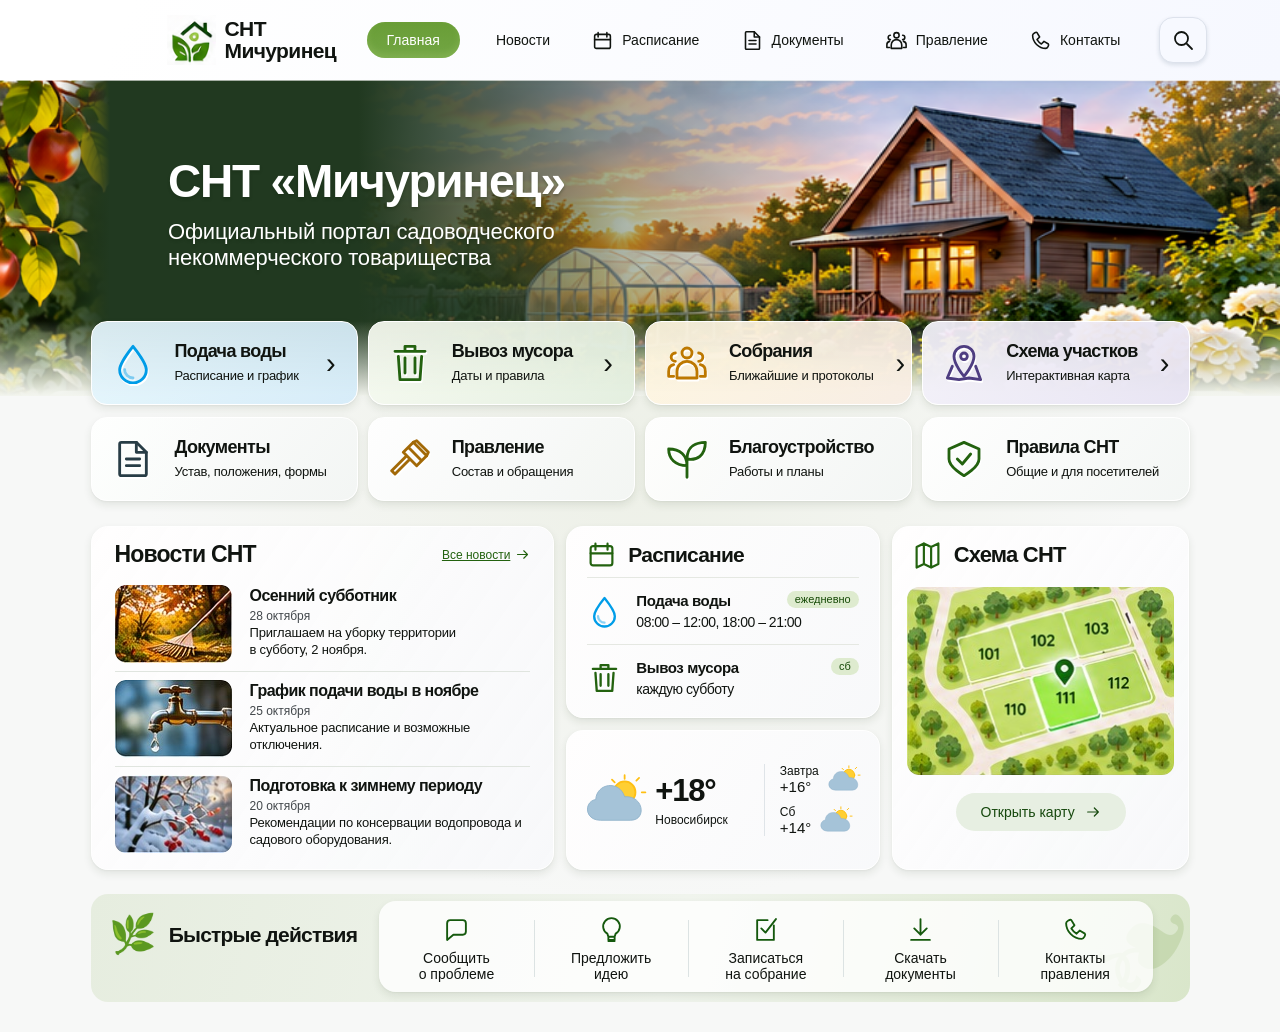
<file: index.html>
<!doctype html>
<html lang="ru">
<head>
  <meta charset="UTF-8">
  <meta name="viewport" content="width=device-width, initial-scale=1">
  <meta name="theme-color" content="#54852c">
  <meta name="description" content="СНТ «Мичуринец» — новости товарищества, расписание подачи воды, документы и схема участков.">
  <title>СНТ «Мичуринец» — официальный портал</title>
  <link rel="stylesheet" href="styles.css">
  <script src="script.js" defer></script>
</head>
<body>
  <svg class="svg-sprite" xmlns="http://www.w3.org/2000/svg" aria-hidden="true"><defs>
    <symbol id="calendar" viewBox="0 0 24 24"><rect x="3" y="5" width="18" height="16" rx="2"/><path d="M7 3v5m10-5v5M3 11h18"/></symbol>
    <symbol id="document" viewBox="0 0 24 24"><path d="M14 2H5a1 1 0 0 0-1 1v18a1 1 0 0 0 1 1h14a1 1 0 0 0 1-1V8Z"/><path d="M14 2v6h6M8 12h8M8 16h8"/></symbol>
    <symbol id="people" viewBox="0 0 24 24"><circle cx="12" cy="6" r="3"/><path d="M6 21v-4a6 6 0 0 1 12 0v4ZM5 6a2.5 2.5 0 0 0 0 5M19 6a2.5 2.5 0 0 1 0 5M4 13a4 4 0 0 0-3 4v3h3m16-7a4 4 0 0 1 3 4v3h-3"/></symbol>
    <symbol id="phone" viewBox="0 0 24 24"><path d="m8 3 3 5-3 3a16 16 0 0 0 5 5l3-3 5 3c1 1-1 5-3 5C10 21 3 14 3 6c0-2 4-4 5-3Z"/></symbol>
    <symbol id="search" viewBox="0 0 24 24"><circle cx="10.5" cy="10.5" r="6.5"/><path d="m16 16 5 5"/></symbol>
    <symbol id="water" viewBox="0 0 24 24"><path d="M12 2S4 12 4 16a8 8 0 0 0 16 0c0-4-8-14-8-14Z"/><path d="M7 16a5 5 0 0 0 5 5" opacity=".45"/></symbol>
    <symbol id="trash" viewBox="0 0 24 24"><path d="M3 5h18M9 5V2h6v3M5 8l1 14h12l1-14M9 9v9m6-9v9"/></symbol>
    <symbol id="pin" viewBox="0 0 24 24"><path d="M18 8c0 5-6 12-6 12S6 13 6 8a6 6 0 0 1 12 0Z"/><circle cx="12" cy="8" r="2"/><path d="m5 14-3 7 7 1 6-1 7 1-3-8"/></symbol>
    <symbol id="gavel" viewBox="0 0 24 24"><path d="m13 3 8 8-3 3-8-8Zm-3 3-3 3 8 8 3-3M11 13 2 22l-2-2 9-9" transform="translate(1 -1)"/><path d="m14 2 2-1 7 7-1 2"/></symbol>
    <symbol id="sprout" viewBox="0 0 24 24"><path d="M12 23V12C12 4 18 2 23 2c0 8-5 11-11 10ZM12 16C5 16 1 12 1 6c7 0 11 4 11 10Z"/></symbol>
    <symbol id="shield" viewBox="0 0 24 24"><path d="m12 2 9 4v6c0 5-9 10-9 10S3 17 3 12V6Z"/><path d="m8 12 3 3 5-6"/></symbol>
    <symbol id="map" viewBox="0 0 24 24"><path d="m3 5 6-3 6 3 6-3v17l-6 3-6-3-6 3Zm6-3v17m6-14v17"/></symbol>
    <symbol id="chat" viewBox="0 0 24 24"><path d="M21 14a3 3 0 0 1-3 3H9l-6 5V6a3 3 0 0 1 3-3h12a3 3 0 0 1 3 3Z"/></symbol>
    <symbol id="idea" viewBox="0 0 24 24"><path d="M8 16a8 8 0 1 1 8 0l-1 3H9ZM9 23h6m-6-4v3h6v-3"/></symbol>
    <symbol id="check" viewBox="0 0 24 24"><path d="M14 3H4v19h16V8M8 11l4 4L22 2"/></symbol>
    <symbol id="download" viewBox="0 0 24 24"><path d="M12 2v15m-6-6 6 6 6-6M3 22h18"/></symbol>
    <symbol id="arrow" viewBox="0 0 24 24"><path d="M4 12h16m-6-6 6 6-6 6"/></symbol>
    <symbol id="sun-cloud" viewBox="0 0 72 56"><g fill="#ffcf33" stroke="#ffbf13" stroke-width="2"><circle cx="45" cy="20" r="12"/><path d="M45 1v4m0 30v4M26 20h-4m42 0h4M31 6l3 3m23 23 3 3M31 34l3-3M58 7l3-3"/></g><path d="M18 51C0 51 0 30 13 28c1-18 26-22 32-3 21-2 25 26 7 26Z" fill="#a5c3d8" stroke="#91b3cb" stroke-width="1"/></symbol>
  </defs></svg>

  <header class="site-header">
    <div class="header-inner">
      <a class="brand" href="./" aria-label="СНТ Мичуринец — главная"><img src="assets/logo.png" alt="" width="55" height="56"><span>СНТ<br>Мичуринец</span></a>
      <button class="menu-toggle icon-button" aria-label="Открыть меню" aria-controls="main-nav" aria-expanded="false"><span></span><span></span><span></span></button>
      <nav class="main-nav" id="main-nav" aria-label="Основная навигация">
        <a class="active" href="./" aria-current="page">Главная</a>
        <a href="#news">Новости</a>
        <a href="#schedule"><svg><use href="#calendar"/></svg>Расписание</a>
        <button data-topic="documents"><svg><use href="#document"/></svg>Документы</button>
        <button data-topic="board"><svg><use href="#people"/></svg>Правление</button>
        <button data-topic="contacts"><svg><use href="#phone"/></svg>Контакты</button>
      </nav>
      <button class="search-toggle icon-button" aria-label="Поиск по сайту"><svg><use href="#search"/></svg></button>
    </div>
    <form class="search-form" role="search" hidden><label for="site-search">Поиск по странице</label><div><input type="search" id="site-search" placeholder="Например, подача воды" required><button type="submit">Найти <svg><use href="#arrow"/></svg></button></div><p class="search-result" aria-live="polite"></p></form>
  </header>

  <main>
    <section class="hero" aria-labelledby="hero-title"><div class="hero-inner"><h1 id="hero-title">СНТ «Мичуринец»</h1><p>Официальный портал садоводческого<br class="desktop-break"> некоммерческого товарищества</p></div></section>
    <div class="page-content">
      <section class="services" aria-label="Сервисы товарищества">
        <a class="service service-water" href="#schedule"><svg class="service-icon"><use href="#water"/></svg><span><strong>Подача воды</strong><small>Расписание и график</small></span><span class="chevron">›</span></a>
        <a class="service service-trash" href="#schedule"><svg class="service-icon"><use href="#trash"/></svg><span><strong>Вывоз мусора</strong><small>Даты и правила</small></span><span class="chevron">›</span></a>
        <button class="service service-meeting" data-topic="meetings"><svg class="service-icon"><use href="#people"/></svg><span><strong>Собрания</strong><small>Ближайшие и протоколы</small></span><span class="chevron">›</span></button>
        <button class="service service-map" data-topic="map"><svg class="service-icon"><use href="#pin"/></svg><span><strong>Схема участков</strong><small>Интерактивная карта</small></span><span class="chevron">›</span></button>
        <button class="service" data-topic="documents"><svg class="service-icon ink"><use href="#document"/></svg><span><strong>Документы</strong><small>Устав, положения, формы</small></span></button>
        <button class="service" data-topic="board"><svg class="service-icon amber"><use href="#gavel"/></svg><span><strong>Правление</strong><small>Состав и обращения</small></span></button>
        <button class="service" data-topic="improvement"><svg class="service-icon"><use href="#sprout"/></svg><span><strong>Благоустройство</strong><small>Работы и планы</small></span></button>
        <button class="service" data-topic="rules"><svg class="service-icon"><use href="#shield"/></svg><span><strong>Правила СНТ</strong><small>Общие и для посетителей</small></span></button>
      </section>

      <div class="dashboard">
        <section class="panel news-panel" id="news"><div class="panel-heading"><h2>Новости СНТ</h2><button class="text-link" data-topic="news">Все новости <svg><use href="#arrow"/></svg></button></div>
          <article class="news-item"><button class="news-open" data-news="autumn"><img src="assets/news-autumn.jpg" alt="Осенние листья и грабли" width="117" height="78"><span><h3>Осенний субботник</h3><time datetime="2024-10-28">28 октября</time><p>Приглашаем на уборку территории<br class="desktop-break"> в субботу, 2 ноября.</p></span></button></article>
          <article class="news-item"><button class="news-open" data-news="water"><img src="assets/news-water.jpg" alt="Садовый водопроводный кран" width="117" height="78"><span><h3>График подачи воды в ноябре</h3><time datetime="2024-10-25">25 октября</time><p>Актуальное расписание и возможные отключения.</p></span></button></article>
          <article class="news-item"><button class="news-open" data-news="winter"><img src="assets/news-winter.jpg" alt="Ветки рябины под снегом" width="117" height="76"><span><h3>Подготовка к зимнему периоду</h3><time datetime="2024-10-20">20 октября</time><p>Рекомендации по консервации водопровода и садового оборудования.</p></span></button></article>
        </section>

        <div class="middle-column">
          <section class="panel schedule-panel" id="schedule"><h2><svg><use href="#calendar"/></svg>Расписание</h2><div class="schedule-row"><svg class="blue"><use href="#water"/></svg><div><h3>Подача воды</h3><p>08:00 – 12:00, 18:00 – 21:00</p></div><span class="badge">ежедневно</span></div><div class="schedule-row"><svg><use href="#trash"/></svg><div><h3>Вывоз мусора</h3><p>каждую субботу</p></div><span class="badge">сб</span></div></section>
          <section class="panel weather" aria-label="Погода в Новосибирске, данные из макета"><div class="weather-current"><svg><use href="#sun-cloud"/></svg><div><strong>+18°</strong><span>Новосибирск</span></div></div><div class="forecast"><div><span>Завтра<strong>+16°</strong></span><svg><use href="#sun-cloud"/></svg></div><div><span>Сб<strong>+14°</strong></span><svg><use href="#sun-cloud"/></svg></div></div></section>
        </div>

        <section class="panel map-panel"><h2><svg><use href="#map"/></svg>Схема СНТ</h2><button class="map-preview" data-topic="map" aria-label="Открыть схему участков"><img src="assets/map.jpg" alt="Схема участков 101, 102, 103, 110, 111 и 112" width="266" height="188"></button><button class="map-button" data-topic="map">Открыть карту <svg><use href="#arrow"/></svg></button></section>
      </div>

      <section class="quick-actions" aria-labelledby="quick-title"><h2 id="quick-title"><span aria-hidden="true">🌿</span>Быстрые действия</h2><div class="quick-links"><button data-topic="problem"><svg><use href="#chat"/></svg><span>Сообщить<br>о проблеме</span></button><button data-topic="idea"><svg><use href="#idea"/></svg><span>Предложить<br>идею</span></button><button data-topic="signup"><svg><use href="#check"/></svg><span>Записаться<br>на собрание</span></button><button data-topic="documents"><svg><use href="#download"/></svg><span>Скачать<br>документы</span></button><button data-topic="contacts"><svg><use href="#phone"/></svg><span>Контакты<br>правления</span></button></div></section>
    </div>
  </main>
  <dialog id="detail-dialog"><div class="dialog-heading"><h2 id="dialog-title"></h2><button class="dialog-close icon-button" aria-label="Закрыть окно">×</button></div><div id="dialog-content"></div></dialog>
</body>
</html>
</file>
<file: styles.css>
:root {
  --green:#23620f;
  --ink:#101410;
  --muted:#4d5352;
  --line:#e0e5df;
  --shadow:0 4px 8px #1e371218,0 1px 2px #1e37120b;
  --radius:17px
}
* {
  box-sizing:border-box
}
html {
  scroll-behavior:smooth;
  scroll-padding-top:100px
}
body {
  margin:0;
  color:var(--ink);
  background:radial-gradient(ellipse at 50% 45%,#edf0e7 0,transparent 55%),#f7f8f7;
  font-family:Arial,Helvetica,sans-serif;
  font-size:14px
}
button,input,textarea {
  font:inherit
}
button,a {
  -webkit-tap-highlight-color:transparent
}
button {
  color:inherit;
  cursor:pointer
}
button {
  border:0
}
a {
  color:inherit;
  text-decoration:none
}
button:focus-visible,a:focus-visible,input:focus-visible,textarea:focus-visible {
  outline:3px solid #79a84b;
  outline-offset:4px
}
button,a {
  touch-action:manipulation
}
svg {
  width:24px;
  height:24px;
  fill:none;
  stroke:currentColor;
  stroke-width:1.8;
  stroke-linecap:round;
  stroke-linejoin:round;
  flex-shrink:0
}
.svg-sprite {
  position:absolute;
  width:0;
  height:0;
  overflow:hidden
}
h1,h2,h3,p {
  margin:0
}
h2 {
  font-size:23px;
  letter-spacing:-.8px;
  line-height:1.2
}
h3 {
  font-size:16px;
  letter-spacing:-.4px
}
button {
  background:none
}
.site-header {
  background:linear-gradient(115deg,#fff 10%,#f6f8ff);
  position:relative;
  z-index:5;
  box-shadow:0 1px 0 #fff9
}
.header-inner {
  max-width:1150px;
  margin:auto;
  min-height:80px;
  display:flex;
  align-items:center;
  padding:12px 21px 12px 114px;
  gap:20px
}
.brand {
  display:flex;
  align-items:center;
  gap:9px;
  min-width:180px;
  font-weight:800;
  font-size:21px;
  line-height:1.04;
  letter-spacing:-.6px
}
.brand img {
  width:49px;
  height:50px;
  object-fit:contain;
  mix-blend-mode:multiply
}
.main-nav {
  display:flex;
  align-items:center;
  justify-content:space-between;
  gap:6px;
  flex:1
}
.main-nav a,.main-nav button {
  display:flex;
  gap:9px;
  align-items:center;
  white-space:nowrap;
  font-size:14px;
  padding:10px 6px;
  border-radius:22px
}
.main-nav svg {
  width:21px;
  height:21px
}
.main-nav .active {
  padding:10px 20px;
  background:linear-gradient(#699d36,#72a644);
  box-shadow:inset 0 -4px 7px #a0c56855;
  color:#fff
}
.main-nav a:hover,.main-nav button:hover {
  background-color:#e8eedf
}
.icon-button {
  border:1px solid #dde2ec;
  border-radius:14px;
  display:grid;
  place-items:center;
  width:48px;
  height:46px;
  background:#f7f9ff;
  box-shadow:0 2px 4px #132d4920;
  flex-shrink:0
}
.search-toggle {
  margin-left:12px
}
.menu-toggle {
  display:none
}
.search-form {
  max-width:1074px;
  padding:14px 0 20px;
  margin:auto
}
.search-form[hidden] {
  display:none
}
.search-form label {
  display:block;
  margin-bottom:8px;
  font-weight:700
}
.search-form>div {
  display:flex;
  gap:10px
}
.search-form input {
  flex:1;
  min-width:0;
  padding:12px;
  border:1px solid #cbd7c7;
  border-radius:10px
}
.search-form button {
  background:var(--green);
  color:white;
  display:flex;
  align-items:center;
  gap:10px;
  padding:10px 18px;
  border-radius:10px
}
.search-result {
  margin-top:8px;
  color:var(--green)
}
.hero {
  height:316px;
  position:relative;
  overflow:hidden;
  background-color:#31482c;
  background-image:linear-gradient(90deg,#213920 0%,#213920 28%,#324b2f66 49%,transparent 68%),url('assets/garden.png');
  background-repeat:no-repeat;
  background-position:center,right center;
  background-size:100% 100%,74% 100%;
  box-shadow:inset 0 -15px 30px #4c5c2430
}
.hero:before {
  content:"";
  position:absolute;
  inset:0;
  background:linear-gradient(90deg,transparent,#29412b);
  width:110px;
  background-image:linear-gradient(90deg,transparent 55%,#213920),url('assets/leaves.png');
  background-size:100% 100%;
  background-repeat:no-repeat
}
.hero:after {
  content:"";
  position:absolute;
  bottom:0;
  left:0;
  right:0;
  height:75px;
  background:linear-gradient(transparent,#f3f5ef)
}
.hero-inner {
  max-width:944px;
  margin:auto;
  padding-top:76px;
  position:relative;
  z-index:1;
  color:#fff;
  text-shadow:0 2px 3px #12270e55
}
.hero h1 {
  font-size:46px;
  line-height:1.12;
  font-weight:750;
  letter-spacing:-1.2px
}
.hero p {
  font-size:22px;
  line-height:1.22;
  margin-top:11px;
  letter-spacing:-.2px
}
.page-content {
  max-width:1150px;
  margin:-75px auto 0;
  padding:0 38px 30px;
  position:relative;
  z-index:2
}
.services {
  display:grid;
  grid-template-columns:repeat(4,minmax(0,1fr));
  gap:12px 10px;
  margin-bottom:25px
}
.service {
  min-width:0;
  display:flex;
  align-items:center;
  gap:22px;
  min-height:84px;
  padding:15px 21px;
  text-align:left;
  background:linear-gradient(130deg,#ffffffed,#f3f6f4ed);
  border:1px solid #fff;
  border-radius:16px;
  box-shadow:var(--shadow);
  transition:transform .18s,box-shadow .18s
}
.service:hover {
  transform:translateY(-3px);
  box-shadow:0 7px 14px #1e371222
}
.service strong {
  font-size:18px;
  line-height:1.15;
  display:block;
  font-weight:750;
  letter-spacing:-.65px;
  white-space:nowrap
}
.service small {
  font-size:13px;
  line-height:1.4;
  display:block;
  margin-top:6px;
  white-space:nowrap;
  letter-spacing:-.25px
}
.service-icon {
  width:40px;
  height:42px;
  color:var(--green);
  stroke-width:1.7;
  filter:drop-shadow(1px 2px 0 #fff)
}
.service-water {
  background:linear-gradient(125deg,#e5f6fded,#d5ecf9ed)
}
.service-water .service-icon {
  color:#009ce7
}
.service-trash {
  background:linear-gradient(125deg,#f7fbf1ed,#e3efdfed)
}
.service-meeting {
  background:linear-gradient(125deg,#fff7e1ed,#f8ede3ed)
}
.service-meeting .service-icon {
  color:#bd7800
}
.service-map {
  background:linear-gradient(125deg,#f4f2faed,#e7e3f3ed)
}
.service-map .service-icon {
  color:#4e3d81
}
.chevron {
  font-size:29px;
  font-weight:400;
  margin-left:auto;
  line-height:1
}
.service .ink {
  color:#283d46
}
.service .amber {
  color:#a26907
}
.dashboard {
  display:grid;
  grid-template-columns:1.48fr 1fr .95fr;
  gap:12px;
  align-items:stretch
}
.panel {
  background:linear-gradient(125deg,#fffefeff,#f8f9fbe8);
  border:1px solid #fff;
  border-radius:var(--radius);
  box-shadow:var(--shadow)
}
.panel-heading {
  display:flex;
  align-items:center;
  justify-content:space-between;
  gap:10px;
  margin-bottom:16px
}
.news-panel {
  padding:14px 23px 16px;
  scroll-margin-top:20px
}
.text-link {
  font-size:12px;
  display:flex;
  align-items:center;
  gap:5px;
  color:var(--green);
  white-space:nowrap;
  padding:3px 0;
  text-decoration:underline
}
.text-link svg {
  width:15px;
  height:15px
}
.news-item+.news-item {
  border-top:1px solid var(--line);
  margin-top:8px;
  padding-top:8px
}
.news-open {
  padding:0;
  display:flex;
  align-items:flex-start;
  gap:18px;
  text-align:left;
  width:100%
}
.news-open:hover h3 {
  color:var(--green)
}
.news-open img {
  width:117px;
  height:78px;
  border-radius:11px;
  object-fit:cover;
  flex-shrink:0
}
.news-open>span {
  padding-top:2px
}
.news-open h3 {
  font-size:16px;
  line-height:1.15;
  letter-spacing:-.55px;
  margin-bottom:4px
}
.news-open time {
  font-size:12px;
  color:#42474b;
  display:block;
  margin-bottom:2px
}
.news-open p {
  font-size:13px;
  line-height:1.3;
  letter-spacing:-.2px
}
.middle-column {
  display:flex;
  flex-direction:column;
  gap:12px;
  min-width:0
}
.schedule-panel {
  padding:13px 20px 6px;
  scroll-margin-top:20px
}
.panel h2 {
  display:flex;
  align-items:center;
  gap:12px
}
.panel h2>svg {
  color:var(--green);
  width:29px;
  height:29px
}
.schedule-panel h2 {
  font-size:21px;
  margin-bottom:8px
}
.schedule-row {
  display:flex;
  align-items:center;
  position:relative;
  gap:16px;
  padding:14px 2px;
  border-top:1px solid #e5e8e2
}
.schedule-row>svg {
  width:31px;
  height:34px;
  color:var(--green)
}
.schedule-row>svg.blue {
  color:#009de8
}
.schedule-row h3 {
  font-size:15px;
  margin-bottom:5px
}
.schedule-row p {
  font-size:14px;
  white-space:nowrap;
  letter-spacing:-.5px
}
.badge {
  position:absolute;
  right:0;
  top:13px;
  background:#deebcf;
  color:#174b08;
  padding:3px 8px;
  border-radius:20px;
  font-size:11px;
  line-height:1;
  white-space:nowrap
}
.weather {
  display:flex;
  align-items:center;
  padding:22px 17px;
  flex:1;
  min-height:130px;
  gap:12px
}
.weather-current {
  display:flex;
  align-items:center;
  flex:1;
  gap:6px
}
.weather-current>svg {
  width:65px;
  height:57px;
  stroke:none
}
.weather-current strong {
  font-size:31px;
  letter-spacing:-1.2px;
  display:block
}
.weather-current span {
  display:block;
  font-size:12px;
  white-space:nowrap;
  margin-top:4px
}
.forecast {
  border-left:1px solid #dfe4e8;
  padding-left:15px;
  display:flex;
  flex-direction:column;
  gap:10px
}
.forecast>div {
  display:flex;
  align-items:center;
  gap:8px
}
.forecast span {
  font-size:12px;
  white-space:nowrap
}
.forecast strong {
  display:block;
  font-weight:400;
  font-size:15px
}
.forecast svg {
  width:35px;
  height:30px;
  stroke:none
}
.map-panel {
  padding:14px 14px 18px;
  text-align:center
}
.map-panel h2 {
  font-size:22px;
  padding:0 6px;
  margin-bottom:17px
}
.map-preview {
  padding:0;
  width:100%;
  display:block;
  overflow:hidden;
  border-radius:12px
}
.map-preview img {
  display:block;
  width:100%;
  height:188px;
  object-fit:cover;
  transition:transform .3s
}
.map-preview:hover img {
  transform:scale(1.04)
}
.map-button {
  margin:18px auto 0;
  border-radius:30px;
  background:#e7efe2;
  display:flex;
  align-items:center;
  justify-content:center;
  gap:10px;
  padding:11px 25px;
  color:#16480d
}
.map-button:hover {
  background:#dbe8d1
}
.map-button svg {
  width:16px;
  height:16px
}
.quick-actions {
  display:flex;
  align-items:center;
  gap:22px;
  margin-top:24px;
  background:linear-gradient(105deg,#e6eddf,#f0f4ed 53%,#d9e6ca);
  border-radius:17px;
  padding:7px 37px 10px 18px;
  min-height:106px;
  position:relative;
  overflow:hidden
}
.quick-actions:after {
  content:"❧";
  position:absolute;
  right:-13px;
  bottom:-25px;
  font-size:135px;
  color:#aac58a66;
  transform:rotate(-45deg);
  pointer-events:none
}
.quick-actions h2 {
  font-size:21px;
  display:flex;
  align-items:center;
  gap:14px;
  white-space:nowrap;
  align-self:flex-start;
  padding-top:11px
}
.quick-actions h2>span {
  font-size:38px
}
.quick-links {
  display:grid;
  grid-template-columns:repeat(5,1fr);
  flex:1;
  background:#ffffffce;
  border-radius:17px;
  box-shadow:var(--shadow);
  padding:16px 0 10px;
  z-index:1
}
.quick-links button {
  position:relative;
  padding:0 12px;
  line-height:1.15;
  display:flex;
  flex-direction:column;
  align-items:center;
  gap:8px;
  font-size:14px
}
.quick-links button+button:before {
  content:"";
  position:absolute;
  left:0;
  top:3px;
  bottom:5px;
  width:1px;
  background:#dce3e3
}
.quick-links button:hover {
  color:var(--green)
}
.quick-links svg {
  color:#15590d;
  width:25px;
  height:25px
}
#detail-dialog {
  border:1px solid #e3e9dd;
  border-radius:20px;
  max-width:600px;
  width:calc(100% - 32px);
  padding:24px;
  box-shadow:0 22px 90px #12230b40;
  color:var(--ink)
}
#detail-dialog::backdrop {
  background:#13280d88;
  backdrop-filter:blur(5px)
}
.dialog-heading {
  display:flex;
  align-items:center;
  justify-content:space-between;
  gap:15px;
  margin-bottom:20px
}
.dialog-heading h2 {
  font-size:24px
}
.dialog-close {
  font-size:28px;
  width:38px;
  height:38px;
  box-shadow:none
}
.dialog-copy {
  font-size:16px;
  line-height:1.6
}
.dialog-copy p+p {
  margin-top:12px
}
.dialog-copy ul {
  padding-left:22px
}
.dialog-map {
  display:block;
  width:100%;
  border-radius:12px;
  image-rendering:auto
}
.dialog-note {
  font-size:13px;
  color:#596552;
  margin-top:14px;
  line-height:1.5
}
.local-form {
  display:grid;
  gap:14px
}
.local-form label {
  display:grid;
  gap:7px;
  font-weight:700
}
.local-form input,.local-form textarea {
  width:100%;
  border:1px solid #cdd8c8;
  border-radius:9px;
  padding:11px;
  font-weight:400;
  background:#fff
}
.local-form textarea {
  min-height:100px;
  resize:vertical
}
.primary-button {
  padding:12px 18px;
  border-radius:10px;
  background:var(--green);
  color:#fff;
  justify-self:start
}
.form-status {
  padding:12px;
  background:#edf4e5;
  color:var(--green);
  border-radius:10px;
  line-height:1.5
}
.search-highlight {
  outline:3px solid #9ebd58;
  outline-offset:4px
}
.download-link {
  display:inline-flex;
  align-items:center;
  gap:8px;
  color:var(--green);
  padding:10px 0;
  text-decoration:underline
}
@media(min-width:1250px) {
  .hero-inner {
    max-width:944px
  }
  .hero {
    background-size:100% 100%,max(74%,850px) 100%
  }
  .header-inner {
    gap:20px
  }
  .page-content {
    max-width:1175px
  }
  .header-inner {
    max-width:1175px
  }
}
@media(min-width:1500px) {
  .hero {
    background-size:100% 100%,70% auto;
    background-position:center,right 46%
  }
  .hero-inner {
    max-width:944px
  }
}
@media(max-width:1100px) {
  .header-inner {
    padding:12px 24px;
    gap:18px
  }
  .brand {
    min-width:170px;
    font-size:19px
  }
  .main-nav {
    gap:5px
  }
  .main-nav a,.main-nav button {
    font-size:13px;
    gap:6px
  }
  .main-nav .active {
    padding:10px 15px
  }
  .search-toggle {
    margin-left:0
  }
  .hero-inner {
    padding-left:8%;
    padding-right:5%
  }
  .page-content {
    padding-left:24px;
    padding-right:24px
  }
  .service {
    gap:15px;
    padding:15px
  }
  .service strong {
    font-size:16px
  }
  .service small {
    font-size:12px
  }
  .service-icon {
    width:34px
  }
  .dashboard {
    grid-template-columns:1.4fr 1fr
  }
  .map-panel {
    grid-column:1/-1;
    display:grid;
    grid-template-columns:1fr 1.2fr 1fr;
    align-items:center;
    gap:20px;
    padding:15px 22px
  }
  .map-panel h2 {
    margin:0
  }
  .map-preview img {
    height:150px
  }
  .map-button {
    margin:0 auto
  }
  .weather {
    padding:20px
  }
  .quick-actions {
    gap:18px;
    padding-right:18px
  }
  .quick-actions h2 {
    font-size:18px;
    gap:6px
  }
  .quick-actions h2>span {
    font-size:30px
  }
  .quick-links button {
    padding:0 10px;
    font-size:13px
  }
}
@media(max-width:860px) {
  .header-inner {
    min-height:74px;
    gap:14px
  }
  .brand {
    margin-right:auto
  }
  .menu-toggle {
    display:flex;
    flex-direction:column;
    justify-content:center;
    gap:5px;
    width:43px;
    height:42px;
    box-shadow:none
  }
  .menu-toggle span {
    width:20px;
    height:2px;
    background:var(--ink);
    border-radius:2px;
    transition:transform .2s
  }
  .menu-toggle[aria-expanded=true] span:nth-child(1) {
    transform:translateY(7px) rotate(45deg)
  }
  .menu-toggle[aria-expanded=true] span:nth-child(2) {
    opacity:0
  }
  .menu-toggle[aria-expanded=true] span:nth-child(3) {
    transform:translateY(-7px) rotate(-45deg)
  }
  .search-toggle {
    width:43px;
    height:42px;
    order:1
  }
  .menu-toggle {
    order:2
  }
  .main-nav {
    display:none;
    position:absolute;
    left:16px;
    right:16px;
    top:calc(100% + 8px);
    padding:12px;
    background:#fffffff7;
    border:1px solid #e2eadc;
    border-radius:16px;
    box-shadow:0 12px 32px #1f3b2325;
    flex-direction:column;
    align-items:stretch;
    gap:3px
  }
  .main-nav.is-open {
    display:flex
  }
  .main-nav a,.main-nav button {
    font-size:16px;
    padding:13px 16px;
    border-radius:9px
  }
  .main-nav .active {
    padding:13px 16px
  }
  .search-form {
    padding:12px 24px 18px
  }
  .hero {
    height:300px
  }
  .hero-inner {
    padding-top:62px
  }
  .hero h1 {
    font-size:39px
  }
  .hero p {
    font-size:20px
  }
  .page-content {
    margin-top:-65px
  }
  .services {
    grid-template-columns:repeat(2,minmax(0,1fr));
    gap:12px
  }
  .service {
    min-height:87px;
    gap:20px;
    padding:17px 21px
  }
  .service strong {
    font-size:19px
  }
  .service small {
    font-size:13px
  }
  .service-icon {
    width:39px
  }
  .service:nth-child(3) {
    order:2
  }
  .service:nth-child(4) {
    order:3
  }
  .service:nth-child(n+5) {
    order:4
  }
  .dashboard {
    grid-template-columns:1.3fr 1fr
  }
  .news-panel {
    padding:16px
  }
  .news-open {
    gap:12px
  }
  .news-open img {
    width:88px;
    height:78px
  }
  .news-open h3 {
    font-size:15px
  }
  .news-open p {
    font-size:12px
  }
  .news-panel h2 {
    font-size:22px
  }
  .schedule-panel {
    padding:14px 12px 7px
  }
  .schedule-row {
    gap:10px
  }
  .schedule-row p {
    font-size:12px
  }
  .schedule-row h3 {
    font-size:14px
  }
  .badge {
    font-size:10px;
    padding:3px 6px
  }
  .weather {
    padding:15px 10px;
    gap:8px
  }
  .weather-current>svg {
    width:48px
  }
  .weather-current strong {
    font-size:27px
  }
  .weather-current span {
    font-size:11px
  }
  .forecast {
    padding-left:10px
  }
  .forecast svg {
    width:25px
  }
  .forecast>div {
    gap:4px
  }
  .quick-actions {
    display:block;
    padding:15px
  }
  .quick-actions h2 {
    padding:0 0 12px;
    font-size:20px
  }
  .quick-actions h2>span {
    font-size:28px
  }
  .quick-links {
    padding:15px 0
  }
  .quick-links button {
    font-size:13px
  }
  .desktop-break {
    display:none
  }
}
@media(max-width:640px) {
  html {
    scroll-padding-top:20px
  }
  .header-inner {
    padding:10px 16px;
    min-height:72px;
    gap:10px
  }
  .brand {
    min-width:0;
    font-size:19px;
    gap:8px
  }
  .brand img {
    width:43px;
    height:44px
  }
  .icon-button {
    border-radius:12px
  }
  .hero {
    height:300px;
    background-size:100% 100%,auto 100%;
    background-position:center,68% center;
    background-image:linear-gradient(90deg,#1e3824e8,#233a2999 58%,#233a2930),url('assets/garden.png')
  }
  .hero:before {
    opacity:.65;
    width:55px
  }
  .hero:after {
    height:45px
  }
  .hero-inner {
    padding:53px 24px 0
  }
  .hero h1 {
    font-size:34px;
    letter-spacing:-1.3px;
    line-height:1.12;
    max-width:340px
  }
  .hero p {
    font-size:18px;
    line-height:1.35;
    margin-top:14px;
    max-width:330px
  }
  .page-content {
    margin-top:-55px;
    padding:0 16px 24px
  }
  .services {
    gap:10px;
    margin-bottom:20px
  }
  .service {
    min-height:107px;
    padding:13px 12px;
    gap:9px;
    align-items:flex-start;
    flex-wrap:wrap;
    border-radius:14px;
    position:relative
  }
  .service-icon {
    width:29px;
    height:31px
  }
  .service>span:not(.chevron) {
    width:100%;
    min-width:0
  }
  .service strong {
    font-size:16px;
    letter-spacing:-.5px;
    white-space:normal
  }
  .service small {
    font-size:11px;
    margin-top:4px;
    white-space:normal;
    letter-spacing:-.2px
  }
  .chevron {
    position:absolute;
    top:14px;
    right:13px;
    font-size:26px
  }
  .dashboard {
    display:flex;
    flex-direction:column;
    gap:14px
  }
  .news-panel {
    padding:18px 16px 17px
  }
  .panel-heading {
    margin-bottom:17px
  }
  .news-panel h2 {
    font-size:23px
  }
  .news-open {
    gap:14px;
    align-items:center
  }
  .news-open img {
    width:94px;
    height:83px
  }
  .news-open h3 {
    font-size:16px;
    line-height:1.2;
    margin-bottom:4px
  }
  .news-open p {
    font-size:13px;
    line-height:1.35
  }
  .news-open time {
    font-size:11px
  }
  .news-item+.news-item {
    margin-top:12px;
    padding-top:12px
  }
  .middle-column {
    gap:14px
  }
  .schedule-panel {
    padding:17px 19px 6px
  }
  .schedule-panel h2 {
    font-size:22px;
    margin-bottom:12px
  }
  .schedule-row {
    padding:16px 0;
    gap:19px
  }
  .schedule-row>svg {
    width:32px;
    height:36px
  }
  .schedule-row h3 {
    font-size:16px
  }
  .schedule-row p {
    font-size:14px;
    letter-spacing:-.3px
  }
  .badge {
    font-size:11px;
    top:17px;
    padding:4px 8px
  }
  .weather {
    padding:19px 22px;
    min-height:125px;
    gap:20px
  }
  .weather-current {
    gap:12px
  }
  .weather-current>svg {
    width:68px;
    height:60px
  }
  .weather-current strong {
    font-size:34px
  }
  .weather-current span {
    font-size:13px
  }
  .forecast {
    padding-left:18px;
    gap:10px
  }
  .forecast svg {
    width:35px
  }
  .forecast>div {
    gap:12px
  }
  .forecast span {
    font-size:12px
  }
  .map-panel {
    display:block;
    padding:18px 16px 20px
  }
  .map-panel h2 {
    font-size:23px;
    margin-bottom:17px;
    padding:0 3px
  }
  .map-preview img {
    height:auto;
    aspect-ratio:1.42;
    object-fit:cover
  }
  .map-button {
    margin:18px auto 0;
    padding:12px 28px;
    font-size:14px
  }
  .quick-actions {
    margin-top:20px;
    padding:15px 12px 13px;
    border-radius:16px
  }
  .quick-actions h2 {
    font-size:21px;
    gap:9px;
    padding-bottom:14px
  }
  .quick-links {
    grid-template-columns:repeat(6,1fr);
    row-gap:20px;
    padding:20px 6px
  }
  .quick-links button {
    grid-column:span 2;
    padding:0 6px;
    font-size:12px;
    gap:9px;
    min-height:64px
  }
  .quick-links button:nth-child(4) {
    grid-column:2/span 2
  }
  .quick-links button+button:before {
    top:2px;
    bottom:1px
  }
  .quick-links button:nth-child(4):before {
    display:none
  }
  .quick-links svg {
    width:26px;
    height:26px
  }
  .search-form {
    padding-left:16px;
    padding-right:16px
  }
  .dialog-heading h2 {
    font-size:21px
  }
  #detail-dialog {
    padding:20px
  }
  .dialog-copy {
    font-size:15px
  }
}
@media(max-width:360px) {
  .brand {
    font-size:17px
  }
  .header-inner {
    gap:7px;
    padding-left:12px;
    padding-right:12px
  }
  .hero h1 {
    font-size:30px
  }
  .hero p {
    font-size:17px
  }
  .page-content {
    padding-left:12px;
    padding-right:12px
  }
  .service strong {
    font-size:15px
  }
  .service small {
    font-size:10px
  }
  .news-open img {
    width:78px;
    height:82px
  }
  .news-open {
    gap:10px
  }
  .news-open h3 {
    font-size:15px
  }
  .news-open p {
    font-size:12px
  }
  .schedule-panel {
    padding-left:14px;
    padding-right:14px
  }
  .schedule-row {
    gap:12px
  }
  .schedule-row p {
    font-size:13px
  }
  .weather {
    padding:17px 13px;
    gap:12px
  }
  .forecast {
    padding-left:13px
  }
}
@media(prefers-reduced-motion:reduce) {
  html {
    scroll-behavior:auto
  }
  *,*:before,*:after {
    transition:none!important;
    animation:none!important
  }
}
</file>
